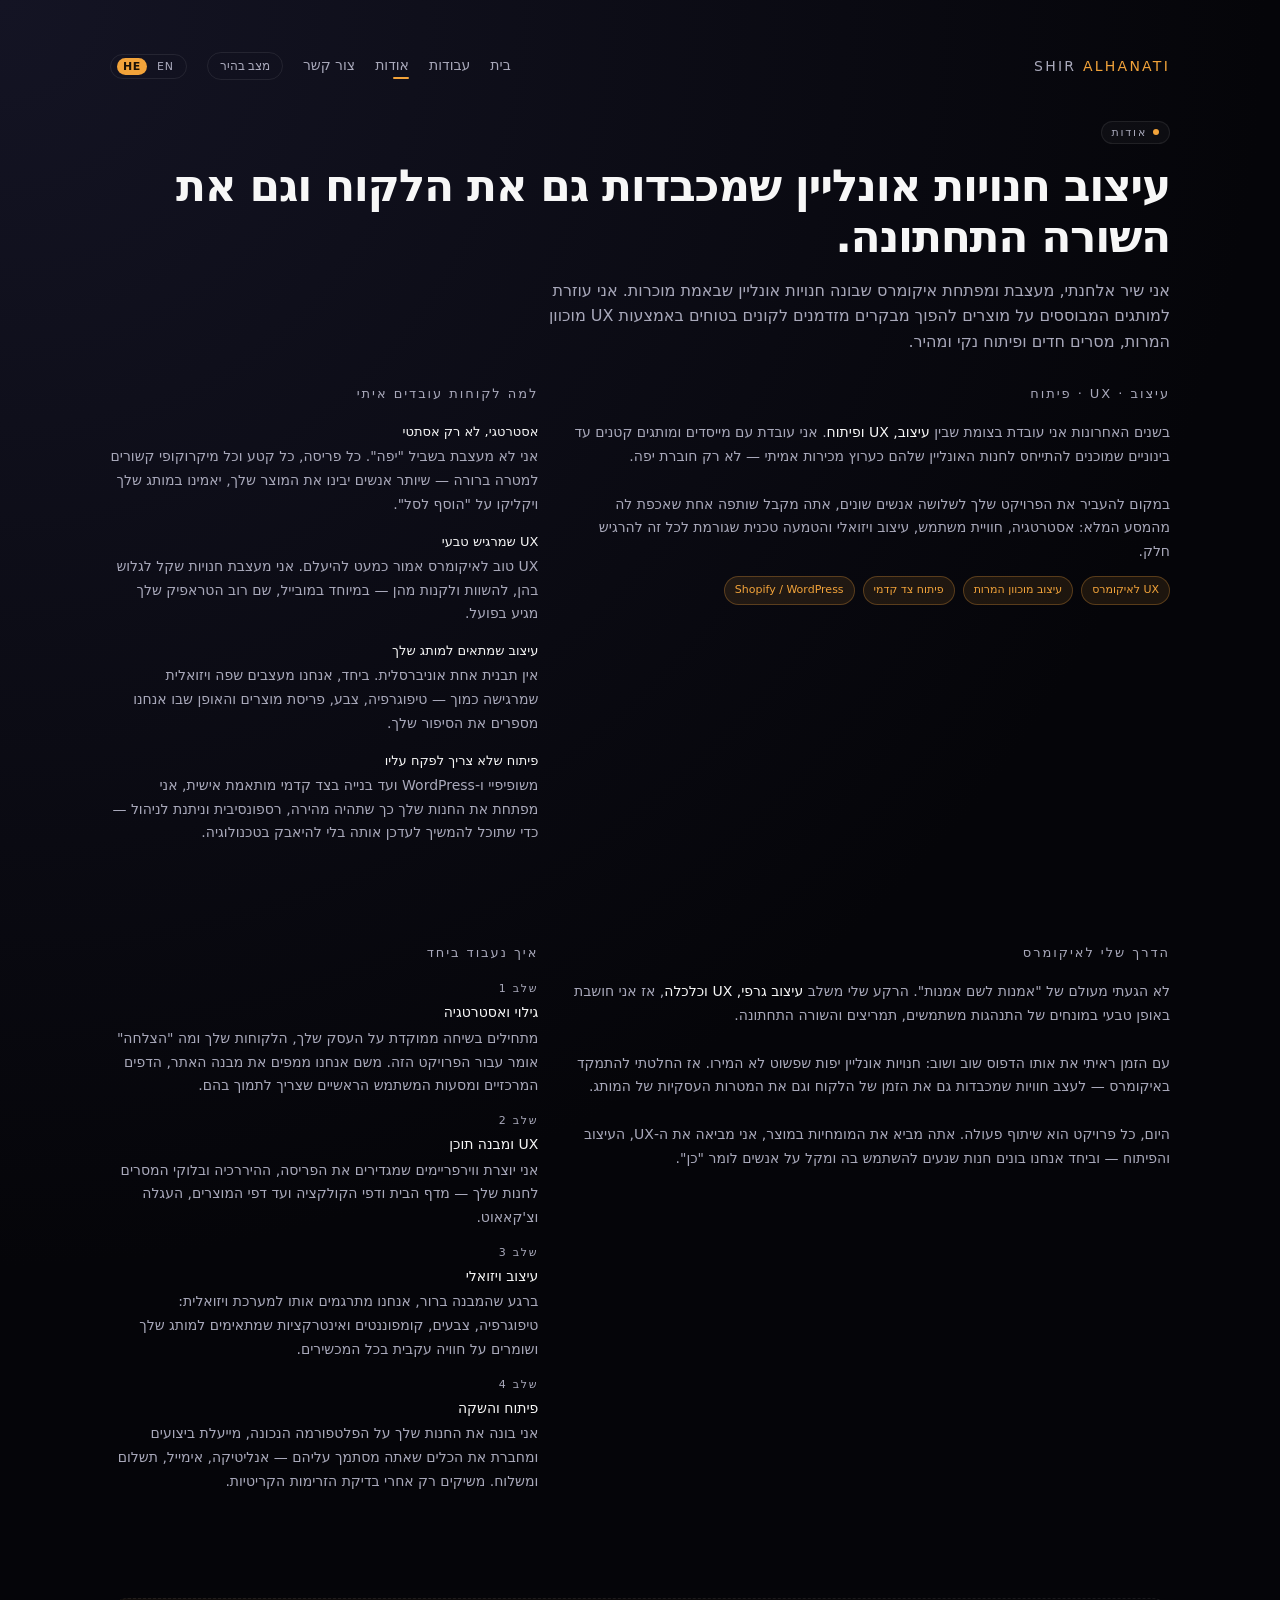
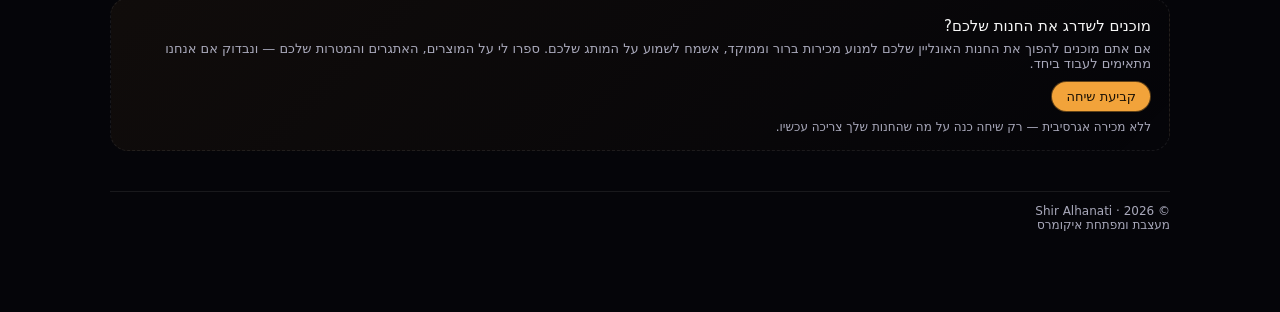
<file: about.he.html>
<!DOCTYPE html>
<html lang="he" dir="rtl" data-theme="dark">
<head>
  <meta charset="UTF-8" />
  <meta name="viewport" content="width=device-width, initial-scale=1" />
  <title>אודות — שיר אלחנתי</title>
  <link rel="stylesheet" href="style.css">
</head>
<body>
  <div class="page">
    <header>
      <nav class="nav">
        <div class="logo">
          SHIR <span>ALHANATI</span>
        </div>
        <div class="nav-links">
          <a href="/index.he.html">בית</a>
          <a href="/index.he.html#work">עבודות</a>
          <a href="/about.he.html" class="active">אודות</a>
          <a href="mailto:shiralhanati@icloud.com?subject=התחלת%20פרויקט">צור קשר</a>
          <button class="toggle-btn" id="themeToggle">מצב כהה</button>
          <div class="lang-toggle">
            <a href="/about.html" class="lang-btn">EN</a>
            <span class="lang-btn lang-active">HE</span>
          </div>
        </div>
      </nav>
    </header>

    <main>
      <div class="container">
        <div class="tag">
          <span class="tag-dot"></span>
          אודות
        </div>
        <h1>עיצוב חנויות אונליין שמכבדות גם את הלקוח וגם את השורה התחתונה.</h1>
        <p class="intro">
          אני שיר אלחנתי, מעצבת ומפתחת איקומרס שבונה חנויות אונליין שבאמת מוכרות.
          אני עוזרת למותגים המבוססים על מוצרים להפוך מבקרים מזדמנים לקונים בטוחים
          באמצעות UX מוכוון המרות, מסרים חדים ופיתוח נקי ומהיר.
        </p>

        <div class="layout">
          <!-- עמודה שמאלית -->
          <section class="section">
            <div class="section-title">עיצוב · UX · פיתוח</div>
            <div class="section-body">
              בשנים האחרונות אני עובדת בצומת שבין
              <strong>עיצוב, UX ופיתוח</strong>. אני עובדת עם מייסדים
              ומותגים קטנים עד בינוניים שמוכנים להתייחס לחנות האונליין שלהם
              כערוץ מכירות אמיתי — לא רק חוברת יפה.
              <br /><br />
              במקום להעביר את הפרויקט שלך לשלושה אנשים שונים, אתה מקבל
              שותפה אחת שאכפת לה מהמסע המלא: אסטרטגיה, חוויית משתמש,
              עיצוב ויזואלי והטמעה טכנית שגורמת לכל זה להרגיש חלק.
              <div class="pill-list">
                <div class="pill">UX לאיקומרס</div>
                <div class="pill">עיצוב מוכוון המרות</div>
                <div class="pill">פיתוח צד קדמי</div>
                <div class="pill">Shopify / WordPress</div>
              </div>
            </div>
          </section>

          <!-- עמודה ימנית -->
          <section class="section">
            <div class="section-title">למה לקוחות עובדים איתי</div>
            <div class="section-body value-list">
              <div>
                <div class="value-item-title">אסטרטגי, לא רק אסתטי</div>
                אני לא מעצבת בשביל "יפה". כל פריסה, כל קטע וכל מיקרוקופי
                קשורים למטרה ברורה — שיותר אנשים יבינו את המוצר שלך,
                יאמינו במותג שלך ויקליקו על "הוסף לסל".
              </div>
              <div>
                <div class="value-item-title">UX שמרגיש טבעי</div>
                UX טוב לאיקומרס אמור כמעט להיעלם. אני מעצבת חנויות שקל
                לגלוש בהן, להשוות ולקנות מהן — במיוחד במובייל, שם רוב
                הטראפיק שלך מגיע בפועל.
              </div>
              <div>
                <div class="value-item-title">עיצוב שמתאים למותג שלך</div>
                אין תבנית אחת אוניברסלית. ביחד, אנחנו מעצבים שפה ויזואלית
                שמרגישה כמוך — טיפוגרפיה, צבע, פריסת מוצרים והאופן שבו
                אנחנו מספרים את הסיפור שלך.
              </div>
              <div>
                <div class="value-item-title">פיתוח שלא צריך לפקח עליו</div>
                משופיפיי ו-WordPress ועד בנייה בצד קדמי מותאמת אישית, אני
                מפתחת את החנות שלך כך שתהיה מהירה, רספונסיבית וניתנת
                לניהול — כדי שתוכל להמשיך לעדכן אותה בלי להיאבק בטכנולוגיה.
              </div>
            </div>
          </section>
        </div>

        <div class="layout" style="margin-top: 20px;">
          <!-- עמודה שמאלית: הסיפור -->
          <section class="section">
            <div class="section-title">הדרך שלי לאיקומרס</div>
            <div class="section-body">
              לא הגעתי מעולם של "אמנות לשם אמנות". הרקע שלי משלב
              <strong>עיצוב גרפי, UX וכלכלה</strong>, אז אני חושבת באופן טבעי
              במונחים של התנהגות משתמשים, תמריצים והשורה התחתונה.
              <br /><br />
              עם הזמן ראיתי את אותו הדפוס שוב ושוב: חנויות אונליין יפות
              שפשוט לא המירו. אז החלטתי להתמקד באיקומרס — לעצב חוויות
              שמכבדות גם את הזמן של הלקוח וגם את המטרות העסקיות של המותג.
              <br /><br />
              היום, כל פרויקט הוא שיתוף פעולה. אתה מביא את המומחיות
              במוצר, אני מביאה את ה-UX, העיצוב והפיתוח — וביחד אנחנו
              בונים חנות שנעים להשתמש בה ומקל על אנשים לומר "כן".
            </div>
          </section>

          <!-- עמודה ימנית: תהליך -->
          <section class="section">
            <div class="section-title">איך נעבוד ביחד</div>
            <div class="section-body steps">
              <div>
                <div class="step-label">שלב 1</div>
                <div class="step-title">גילוי ואסטרטגיה</div>
                מתחילים בשיחה ממוקדת על העסק שלך, הלקוחות שלך ומה "הצלחה"
                אומר עבור הפרויקט הזה. משם אנחנו ממפים את מבנה האתר, הדפים
                המרכזיים ומסעות המשתמש הראשיים שצריך לתמוך בהם.
              </div>
              <div>
                <div class="step-label">שלב 2</div>
                <div class="step-title">UX ומבנה תוכן</div>
                אני יוצרת ווירפריימים שמגדירים את הפריסה, ההיררכיה ובלוקי
                המסרים לחנות שלך — מדף הבית ודפי הקולקציה ועד דפי המוצרים,
                העגלה וצ'קאאוט.
              </div>
              <div>
                <div class="step-label">שלב 3</div>
                <div class="step-title">עיצוב ויזואלי</div>
                ברגע שהמבנה ברור, אנחנו מתרגמים אותו למערכת ויזואלית:
                טיפוגרפיה, צבעים, קומפוננטים ואינטרקציות שמתאימים למותג
                שלך ושומרים על חוויה עקבית בכל המכשירים.
              </div>
              <div>
                <div class="step-label">שלב 4</div>
                <div class="step-title">פיתוח והשקה</div>
                אני בונה את החנות שלך על הפלטפורמה הנכונה, מייעלת ביצועים
                ומחברת את הכלים שאתה מסתמך עליהם — אנליטיקה, אימייל,
                תשלום ומשלוח. משיקים רק אחרי בדיקת הזרימות הקריטיות.
              </div>
            </div>
          </section>
        </div>

        <div class="cta-box">
          <div class="cta-title">מוכנים לשדרג את החנות שלכם?</div>
          <div class="cta-text">
            אם אתם מוכנים להפוך את החנות האונליין שלכם למנוע מכירות ברור
            וממוקד, אשמח לשמוע על המותג שלכם. ספרו לי על המוצרים, האתגרים
            והמטרות שלכם — ונבדוק אם אנחנו מתאימים לעבוד ביחד.
          </div>
          <a class="cta-btn" href="mailto:shiralhanati@icloud.com?subject=התחלת%20פרויקט">
            קביעת שיחה
          </a>
          <div class="muted-small">
            ללא מכירה אגרסיבית — רק שיחה כנה על מה שהחנות שלך צריכה עכשיו.
          </div>
        </div>
      </div>
    </main>

    <footer>
      <div class="footer-inner">
        <div>© 2026 · Shir Alhanati</div>
        <div>מעצבת ומפתחת איקומרס</div>
      </div>
    </footer>
  </div>

  <script>
    const root = document.documentElement;
    const toggleBtn = document.getElementById('themeToggle');
    let currentTheme = localStorage.getItem('theme') || 'dark';

    function applyTheme(theme) {
      root.setAttribute('data-theme', theme);
      toggleBtn.textContent = theme === 'light' ? 'מצב כהה' : 'מצב בהיר';
    }

    applyTheme(currentTheme);

    toggleBtn.addEventListener('click', () => {
      currentTheme = currentTheme === 'dark' ? 'light' : 'dark';
      localStorage.setItem('theme', currentTheme);
      applyTheme(currentTheme);
    });

    const reveals = document.querySelectorAll('.reveal');
    function checkReveals() {
      reveals.forEach(el => {
        const top = el.getBoundingClientRect().top;
        if (top < window.innerHeight) {
          el.classList.add('active');
        }
      });
    }
    window.addEventListener('scroll', checkReveals);
    checkReveals();
  </script>
</body>
</html>
</file>
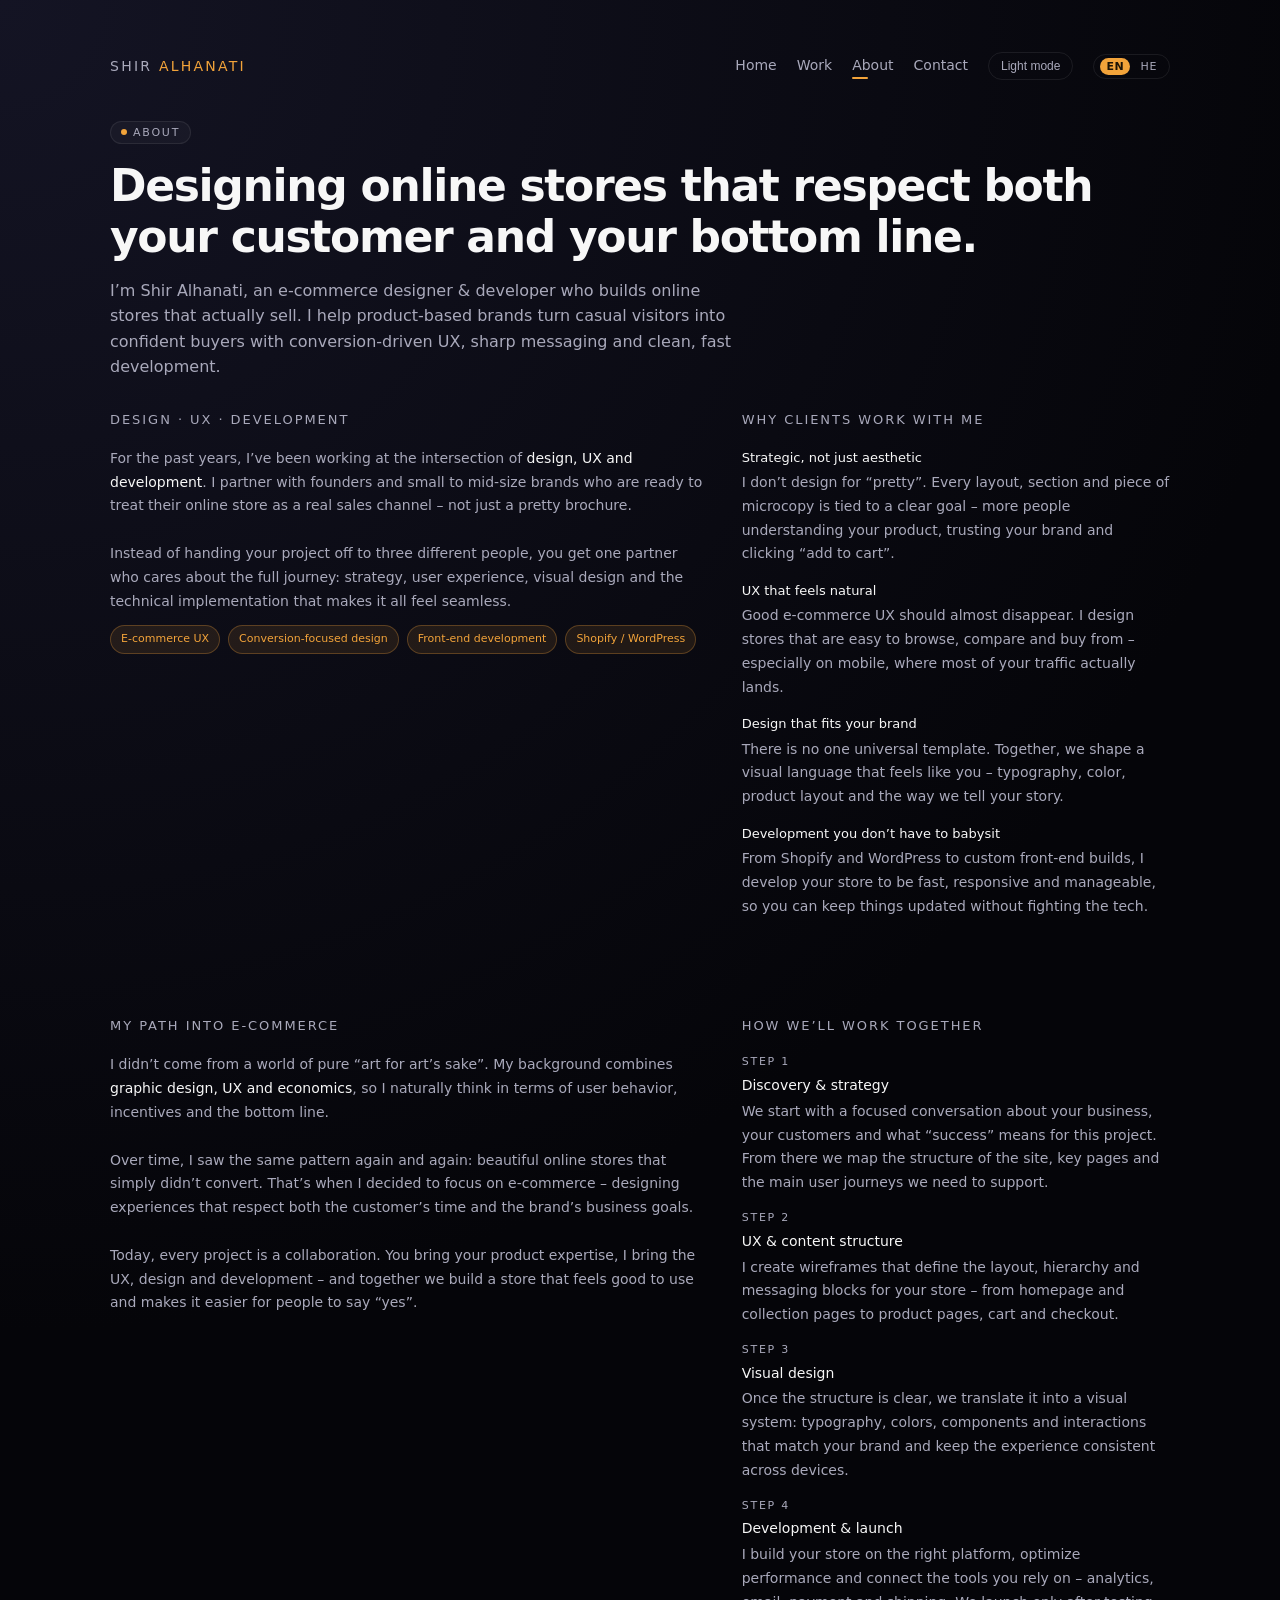
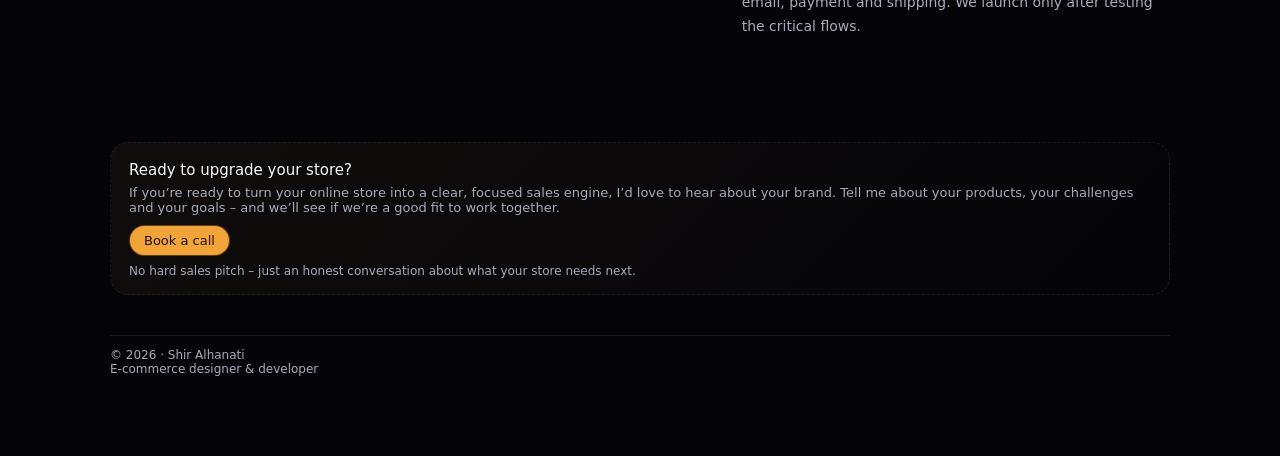
<file: about.html>
<!DOCTYPE html>
<html lang="en" data-theme="dark">
<head>
  <meta charset="UTF-8" />
  <meta name="viewport" content="width=device-width, initial-scale=1" />
  <title>About — Shir Alhanati</title>
  <link rel="stylesheet" href="style.css">
</head>
<body>
  <div class="page">
    <header>
      <nav class="nav">
        <div class="logo">
          SHIR <span>ALHANATI</span>
        </div>
        <div class="nav-links">
          <a href="/" >Home</a>
          <a href="/#work">Work</a>
          <a href="/about.html" class="active">About</a>
          <a href="mailto:shiralhanati@icloud.com?subject=Start%20a%20project">Contact</a>
          <button class="toggle-btn" id="themeToggle">Dark mode</button>
          <div class="lang-toggle">
            <span class="lang-btn lang-active">EN</span>
            <a href="/about.he.html" class="lang-btn">HE</a>
          </div>
        </div>
      </nav>
    </header>

    <main>
      <div class="container">
        <div class="tag">
          <span class="tag-dot"></span>
          About
        </div>
        <h1>Designing online stores that respect both your customer and your bottom line.</h1>
        <p class="intro">
          I’m Shir Alhanati, an e‑commerce designer &amp; developer who builds online
          stores that actually sell. I help product‑based brands turn casual
          visitors into confident buyers with conversion‑driven UX, sharp
          messaging and clean, fast development.
        </p>

        <div class="layout">
          <!-- Left column -->
          <section class="section">
            <div class="section-title">Design · UX · Development</div>
            <div class="section-body">
              For the past years, I’ve been working at the intersection of
              <strong>design, UX and development</strong>. I partner with founders
              and small to mid‑size brands who are ready to treat their online
              store as a real sales channel – not just a pretty brochure.
              <br /><br />
              Instead of handing your project off to three different people, you
              get one partner who cares about the full journey: strategy, user
              experience, visual design and the technical implementation that
              makes it all feel seamless.
              <div class="pill-list">
                <div class="pill">E‑commerce UX</div>
                <div class="pill">Conversion‑focused design</div>
                <div class="pill">Front‑end development</div>
                <div class="pill">Shopify / WordPress</div>
              </div>
            </div>
          </section>

          <!-- Right column -->
          <section class="section">
            <div class="section-title">Why clients work with me</div>
            <div class="section-body value-list">
              <div>
                <div class="value-item-title">Strategic, not just aesthetic</div>
                I don’t design for “pretty”. Every layout, section and piece of
                microcopy is tied to a clear goal – more people understanding your
                product, trusting your brand and clicking “add to cart”.
              </div>
              <div>
                <div class="value-item-title">UX that feels natural</div>
                Good e‑commerce UX should almost disappear. I design stores that
                are easy to browse, compare and buy from – especially on mobile,
                where most of your traffic actually lands.
              </div>
              <div>
                <div class="value-item-title">Design that fits your brand</div>
                There is no one universal template. Together, we shape a visual
                language that feels like you – typography, color, product layout
                and the way we tell your story.
              </div>
              <div>
                <div class="value-item-title">Development you don’t have to babysit</div>
                From Shopify and WordPress to custom front‑end builds, I develop
                your store to be fast, responsive and manageable, so you can keep
                things updated without fighting the tech.
              </div>
            </div>
          </section>
        </div>

        <div class="layout" style="margin-top: 20px;">
          <!-- Left column: story -->
          <section class="section">
            <div class="section-title">My path into e‑commerce</div>
            <div class="section-body">
              I didn’t come from a world of pure “art for art’s sake”. My background
              combines <strong>graphic design, UX and economics</strong>, so I naturally
              think in terms of user behavior, incentives and the bottom line.
              <br /><br />
              Over time, I saw the same pattern again and again: beautiful online
              stores that simply didn’t convert. That’s when I decided to focus on
              e‑commerce – designing experiences that respect both the customer’s
              time and the brand’s business goals.
              <br /><br />
              Today, every project is a collaboration. You bring your product
              expertise, I bring the UX, design and development – and together we
              build a store that feels good to use and makes it easier for people
              to say “yes”.
            </div>
          </section>

          <!-- Right column: process -->
          <section class="section">
            <div class="section-title">How we’ll work together</div>
            <div class="section-body steps">
              <div>
                <div class="step-label">Step 1</div>
                <div class="step-title">Discovery &amp; strategy</div>
                We start with a focused conversation about your business, your
                customers and what “success” means for this project. From there we
                map the structure of the site, key pages and the main user
                journeys we need to support.
              </div>
              <div>
                <div class="step-label">Step 2</div>
                <div class="step-title">UX &amp; content structure</div>
                I create wireframes that define the layout, hierarchy and
                messaging blocks for your store – from homepage and collection
                pages to product pages, cart and checkout.
              </div>
              <div>
                <div class="step-label">Step 3</div>
                <div class="step-title">Visual design</div>
                Once the structure is clear, we translate it into a visual system:
                typography, colors, components and interactions that match your
                brand and keep the experience consistent across devices.
              </div>
              <div>
                <div class="step-label">Step 4</div>
                <div class="step-title">Development &amp; launch</div>
                I build your store on the right platform, optimize performance and
                connect the tools you rely on – analytics, email, payment and
                shipping. We launch only after testing the critical flows.
              </div>
            </div>
          </section>
        </div>

        <div class="cta-box">
          <div class="cta-title">Ready to upgrade your store?</div>
          <div class="cta-text">
            If you’re ready to turn your online store into a clear, focused sales
            engine, I’d love to hear about your brand. Tell me about your
            products, your challenges and your goals – and we’ll see if we’re a
            good fit to work together.
          </div>
          <a class="cta-btn" href="mailto:shiralhanati@icloud.com?subject=Start%20a%20project">
            Book a call
          </a>
          <div class="muted-small">
            No hard sales pitch – just an honest conversation about what your store needs next.
          </div>
        </div>
      </div>
    </main>

    <footer>
      <div class="footer-inner">
        <div>© 2026 · Shir Alhanati</div>
        <div>E‑commerce designer &amp; developer</div>
      </div>
    </footer>
  </div>

 <script>
  const root = document.documentElement;
  const toggleBtn = document.getElementById('themeToggle');
  let currentTheme = localStorage.getItem('theme') || 'dark';

  function applyTheme(theme) {
    root.setAttribute('data-theme', theme);
    // הטקסט על הכפתור: מה יקרה *אחרי* שלוחצים
    toggleBtn.textContent = theme === 'light' ? 'Dark mode' : 'Light mode';
  }

  applyTheme(currentTheme);

  toggleBtn.addEventListener('click', () => {
    currentTheme = currentTheme === 'dark' ? 'light' : 'dark';
    localStorage.setItem('theme', currentTheme);
    applyTheme(currentTheme);
  });

  // אם את משתמשת ב-reveal בדף הבית:
  const reveals = document.querySelectorAll('.reveal');
  function checkReveals() {
    reveals.forEach(el => {
      const top = el.getBoundingClientRect().top;
      if (top < window.innerHeight) {
        el.classList.add('active');
      }
    });
  }
  window.addEventListener('scroll', checkReveals);
  checkReveals();
</script>
</body>
</html>
</file>
<file: style.css>
/* ==========
   THEME TOKENS
   ========== */

:root {
  --bg: #050509;
  --bg-gradient: radial-gradient(circle at top left, #141424 0, #050509 55%);
  --text: #f7f7f7;
  --muted: #a9a9bb;
  --accent: #f2a33a;
  --accent-soft: rgba(242, 163, 58, 0.1);
  --card-bg: rgba(255, 255, 255, 0.02);
  --border-subtle: rgba(255, 255, 255, 0.08);
  --max-width: 1100px;
}

/* מצב בהיר */
:root[data-theme="light"] {
  --bg: #f5f5fa;
  --bg-gradient: radial-gradient(circle at top left, #ffffff 0, #f5f5fa 55%);
  --text: #050509;
  --muted: #55556a;
  --accent: #c86a16;
  --accent-soft: rgba(200, 106, 22, 0.08);
  --card-bg: rgba(255, 255, 255, 0.9);
  --border-subtle: rgba(0, 0, 0, 0.06);
}

/* ==========
   RESET
   ========== */

* {
  margin: 0;
  padding: 0;
  box-sizing: border-box;
}

/* ==========
   LAYOUT BASE
   ========== */

body {
  font-family: system-ui, -apple-system, BlinkMacSystemFont, "SF Pro Text",
    "Segoe UI", "Inter", sans-serif;
  background: var(--bg-gradient);
  color: var(--text);
  min-height: 100vh;
}

.page {
  width: 100%;
  max-width: var(--max-width);
  margin: 0 auto;
  padding: 32px 20px 80px;
}

/* ==========
   HEADER + NAV
   ========== */

header {
  width: 100%;
  padding: 20px 0 0;
  display: flex;
  justify-content: center;
  margin-bottom: 40px;
}

.nav {
  width: 100%;
  max-width: var(--max-width);
  display: flex;
  align-items: center;
  justify-content: space-between;
  gap: 16px;
}

.logo {
  font-size: 14px;
  letter-spacing: 0.16em;
  text-transform: uppercase;
  color: var(--muted);
  font-weight: 500;
}

.logo span {
  color: var(--accent);
}

.nav-links {
  display: flex;
  gap: 20px;
  align-items: center;
  font-size: 14px;
}

.nav-links a {
  color: var(--muted);
  text-decoration: none;
  position: relative;
  padding-bottom: 2px;
}

.nav-links a:hover {
  color: var(--text);
}

.nav-links a.active::after {
  content: "";
  position: absolute;
  width: 16px;
  height: 2px;
  border-radius: 999px;
  background: var(--accent);
  left: 0;
  bottom: -4px;
}

.toggle-btn {
  border-radius: 999px;
  border: 1px solid var(--border-subtle);
  background: transparent;
  color: var(--muted);
  padding: 6px 12px;
  font-size: 12px;
  cursor: pointer;
}

/* ==========
   HOME — HERO SECTION
   (index.html בלבד)
   ========== */

.hero {
  display: grid;
  grid-template-columns: 1.4fr 1fr;
  gap: 40px;
  margin-bottom: 80px;
}

@media (max-width: 768px) {
  .hero {
    grid-template-columns: 1fr;
  }
}

.hero-title {
  font-size: clamp(38px, 6vw, 56px);
  line-height: 1.05;
  margin-bottom: 18px;
  opacity: 0;
  transform: translateY(20px);
  animation: fadeUp 0.8s ease forwards;
}

.accent {
  color: var(--accent);
}

.hero-text {
  color: var(--muted);
  max-width: 460px;
  margin-bottom: 28px;
  opacity: 0;
  transform: translateY(20px);
  animation: fadeUp 0.8s ease forwards;
  animation-delay: 0.2s;
}

.cta {
  display: inline-block;
  padding: 14px 26px;
  background: var(--accent);
  color: #1b1206;
  border-radius: 999px;
  font-weight: 600;
  text-transform: uppercase;
  font-size: 13px;
  text-decoration: none;
  transition: transform 0.2s ease, box-shadow 0.2s ease, filter 0.2s ease;
}

.cta:hover {
  transform: translateY(-3px) scale(1.02);
  box-shadow: 0 10px 30px rgba(0, 0, 0, 0.5);
  filter: brightness(1.05);
}

.text-muted {
  color: var(--muted);
}

/* כרטיס צד ב‑HERO אם תרצי לעצב יותר */
.hero-card {
  background: var(--card-bg);
  padding: 20px;
  border-radius: 16px;
  border: 1px solid var(--border-subtle);
}

/* ==========
   HOME — SECTIONS / GRID / CARDS
   ========== */

.section {
  margin-bottom: 80px;
}

.section-title {
  font-size: 13px;
  text-transform: uppercase;
  letter-spacing: 0.15em;
  margin-bottom: 20px;
  color: var(--muted);
}

.grid {
  display: grid;
  gap: 20px;
}

.grid-3 {
  grid-template-columns: repeat(3, 1fr);
}

@media (max-width: 900px) {
  .grid-3 {
    grid-template-columns: 1fr 1fr;
  }
}

@media (max-width: 600px) {
  .grid-3 {
    grid-template-columns: 1fr;
  }
}

.card {
  background: var(--card-bg);
  padding: 18px;
  border-radius: 14px;
  border: 1px solid var(--border-subtle);
  transition: transform 0.2s ease, border 0.2s ease, box-shadow 0.2s ease;
  overflow: hidden;
  text-decoration: none;
  color: inherit;
}

.card:hover {
  transform: translateY(-6px) scale(1.02);
  border: 1px solid rgba(255, 255, 255, 0.2);
  box-shadow: 0 18px 40px rgba(0, 0, 0, 0.55);
}

.project-image {
  width: 100%;
  height: 160px;
  object-fit: cover;
  border-radius: 10px;
  display: block;
  margin-bottom: 10px;
  transition: transform 0.25s ease;
}

.card:hover .project-image {
  transform: scale(1.05) translateY(-2px);
}

.project-title {
  font-weight: 600;
  margin-bottom: 6px;
}

.project-desc {
  font-size: 13px;
  color: var(--muted);
}

/* CTA section בתחתית הדף הראשי */

.cta-section {
  text-align: center;
  padding: 40px;
  border-radius: 16px;
  background: linear-gradient(135deg, #161624, #101018);
}

:root[data-theme="light"] .cta-section {
  background: linear-gradient(135deg, #ffffff, #e5e7f0);
}

/* ==========
   ABOUT PAGE BLOCKS
   (מחלקות שקיימות ב‑about.html)
   ========== */

.tag {
  display: inline-flex;
  align-items: center;
  gap: 6px;
  font-size: 11px;
  text-transform: uppercase;
  letter-spacing: 0.16em;
  color: var(--muted);
  padding: 4px 10px;
  border-radius: 999px;
  background: rgba(255, 255, 255, 0.03);
  border: 1px solid var(--border-subtle);
  margin-bottom: 16px;
}

.tag-dot {
  width: 6px;
  height: 6px;
  border-radius: 999px;
  background: var(--accent);
}

h1 {
  font-size: clamp(36px, 4vw, 44px);
  letter-spacing: -0.03em;
  margin-bottom: 16px;
}

.intro {
  max-width: 640px;
  font-size: 16px;
  line-height: 1.6;
  color: var(--muted);
  margin-bottom: 32px;
}

.layout {
  display: grid;
  grid-template-columns: minmax(0, 1.4fr) minmax(0, 1fr);
  gap: 32px;
  margin-top: 16px;
}

@media (max-width: 768px) {
  .layout {
    grid-template-columns: 1fr;
  }

  header {
    margin-bottom: 24px;
  }
}

.section-about {
  padding: 20px 20px 18px;
  border-radius: 20px;
  border: 1px solid var(--border-subtle);
  background: var(--card-bg);
}

.section-title-small {
  font-size: 13px;
  text-transform: uppercase;
  letter-spacing: 0.18em;
  color: var(--muted);
  margin-bottom: 14px;
}

.section-body {
  font-size: 14px;
  line-height: 1.7;
  color: var(--muted);
}

.section-body strong {
  color: var(--text);
  font-weight: 500;
}

.pill-list {
  display: flex;
  flex-wrap: wrap;
  gap: 8px;
  margin-top: 12px;
}

.pill {
  font-size: 11px;
  padding: 4px 10px;
  border-radius: 999px;
  background: var(--accent-soft);
  color: var(--accent);
  border: 1px solid rgba(242, 163, 58, 0.28);
}

.value-list {
  display: flex;
  flex-direction: column;
  gap: 14px;
}

.value-item-title {
  font-size: 13px;
  font-weight: 500;
  color: var(--text);
  margin-bottom: 2px;
}

.muted-small {
  font-size: 12px;
  color: var(--muted);
  margin-top: 8px;
}

.steps {
  display: flex;
  flex-direction: column;
  gap: 14px;
}

.step-label {
  font-size: 11px;
  letter-spacing: 0.16em;
  text-transform: uppercase;
  color: var(--muted);
  margin-bottom: 2px;
}

.step-title {
  font-size: 14px;
  font-weight: 500;
  color: var(--text);
  margin-bottom: 2px;
}

/* CTA box בתוך about */

.cta-box {
  margin-top: 24px;
  padding: 18px 18px 16px;
  border-radius: 18px;
  border: 1px dashed var(--border-subtle);
  background: linear-gradient(
    135deg,
    rgba(242, 163, 58, 0.05),
    rgba(242, 163, 58, 0)
  );
}

.cta-title {
  font-size: 15px;
  font-weight: 500;
  margin-bottom: 6px;
}

.cta-text {
  font-size: 13px;
  color: var(--muted);
  margin-bottom: 10px;
}

.cta-btn {
  display: inline-flex;
  align-items: center;
  justify-content: center;
  gap: 6px;
  font-size: 13px;
  padding: 7px 14px;
  border-radius: 999px;
  border: 1px solid rgba(0, 0, 0, 0.6);
  background: var(--accent);
  color: #1b1206;
  text-decoration: none;
  cursor: pointer;
}

.cta-btn:hover {
  filter: brightness(1.05);
}

/* ==========
   FOOTER
   ========== */

footer {
  width: 100%;
  font-size: 12px;
  color: var(--muted);
  display: flex;
  justify-content: space-between;
  border-top: 1px solid var(--border-subtle);
  padding-top: 12px;
  margin-top: 40px;
}

/* ==========
   LANGUAGE TOGGLE
   ========== */

.lang-toggle {
  display: flex;
  align-items: center;
  gap: 4px;
  border: 1px solid var(--border-subtle);
  border-radius: 999px;
  padding: 3px 6px;
  font-size: 11px;
  letter-spacing: 0.06em;
}

.lang-btn {
  padding: 2px 6px;
  border-radius: 999px;
  color: var(--muted);
  text-decoration: none;
  font-weight: 500;
  transition: color 0.2s ease, background 0.2s ease;
}

.lang-btn:hover {
  color: var(--text);
}

.lang-active {
  background: var(--accent);
  color: #1b1206 !important;
  font-weight: 600;
}

/* ==========
   RTL SUPPORT (Hebrew)
   ========== */

[dir="rtl"] .nav-links a.active::after {
  left: auto;
  right: 0;
}

[dir="rtl"] .hero-text {
  direction: rtl;
}

[dir="rtl"] .section-body,
[dir="rtl"] .intro,
[dir="rtl"] .cta-text {
  direction: rtl;
  text-align: right;
}

[dir="rtl"] footer {
  direction: rtl;
}

/* ==========
   ANIMATIONS
   ========== */

@keyframes fadeUp {
  to {
    opacity: 1;
    transform: translateY(0);
  }
}

.reveal {
  opacity: 0;
  transform: translateY(20px);
  transition: all 0.6s ease;
}

.reveal.active {
  opacity: 1;
  transform: translateY(0);
}
</file>
